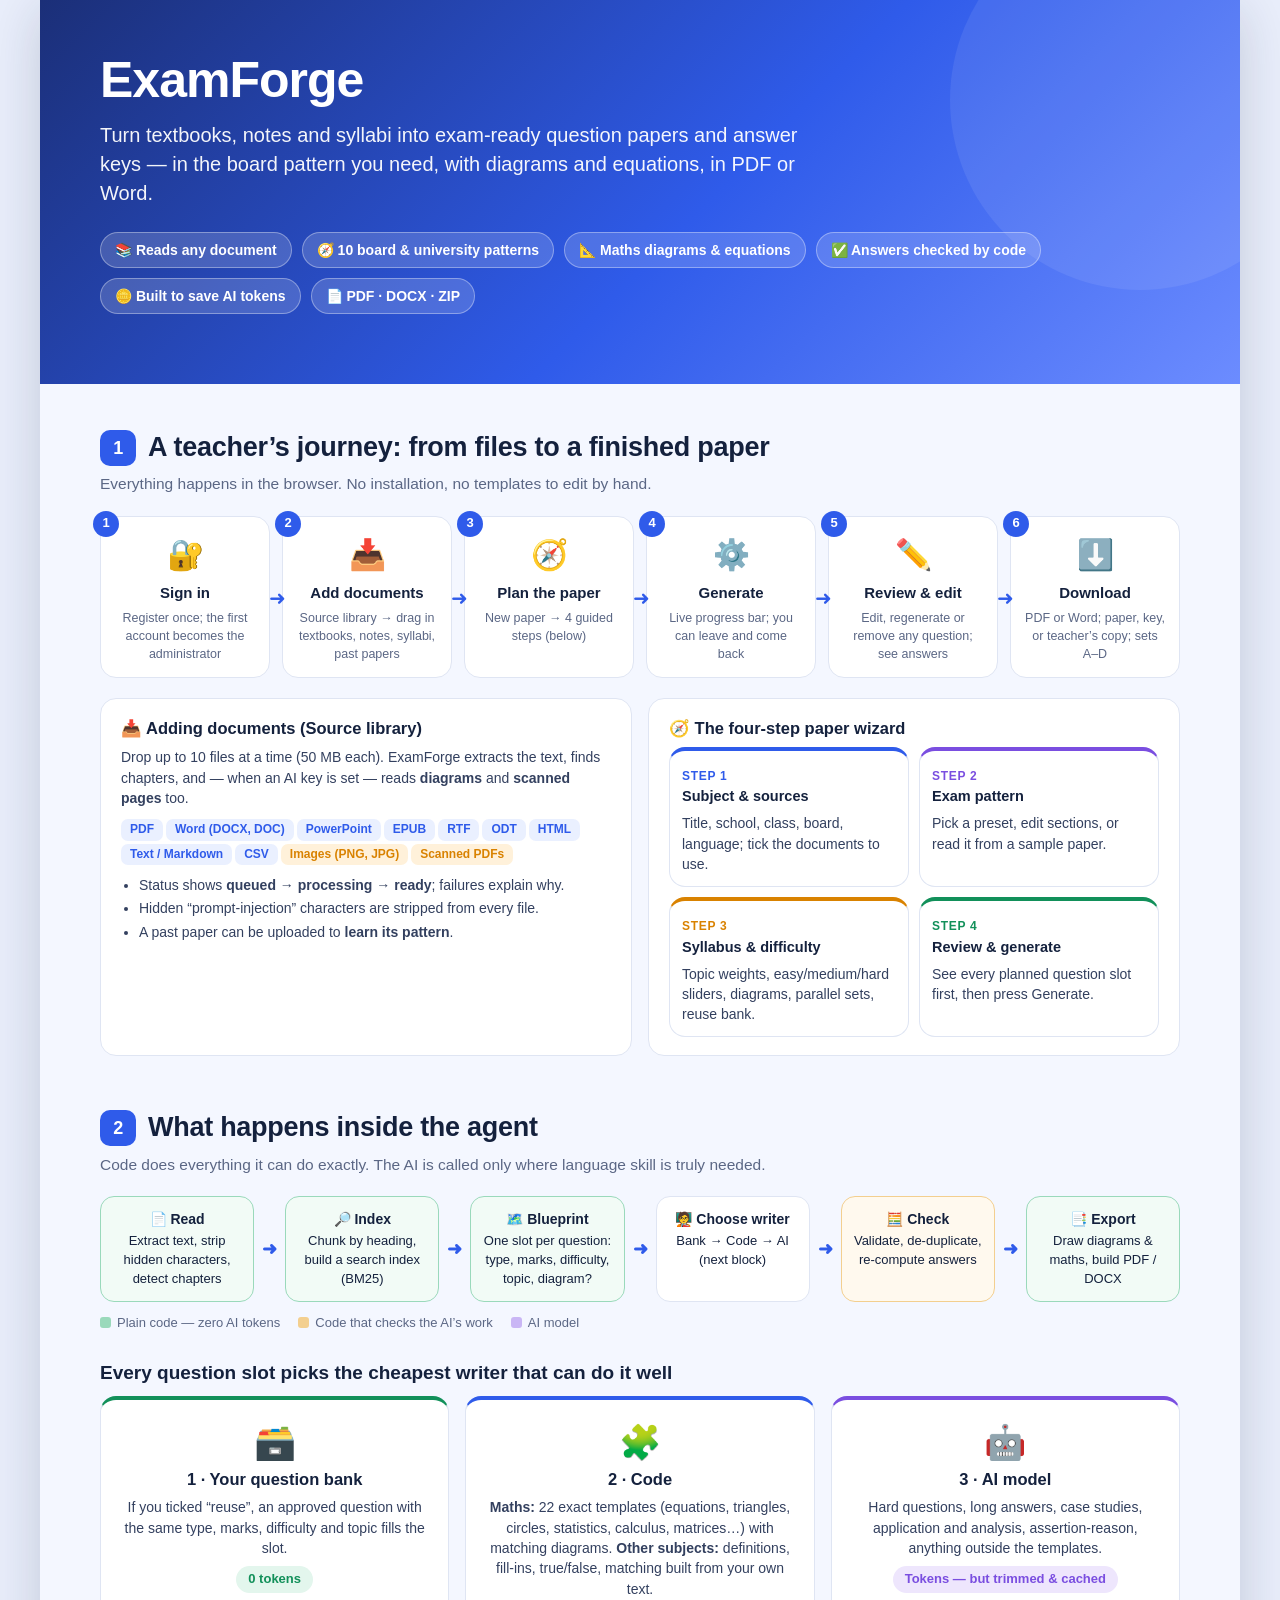
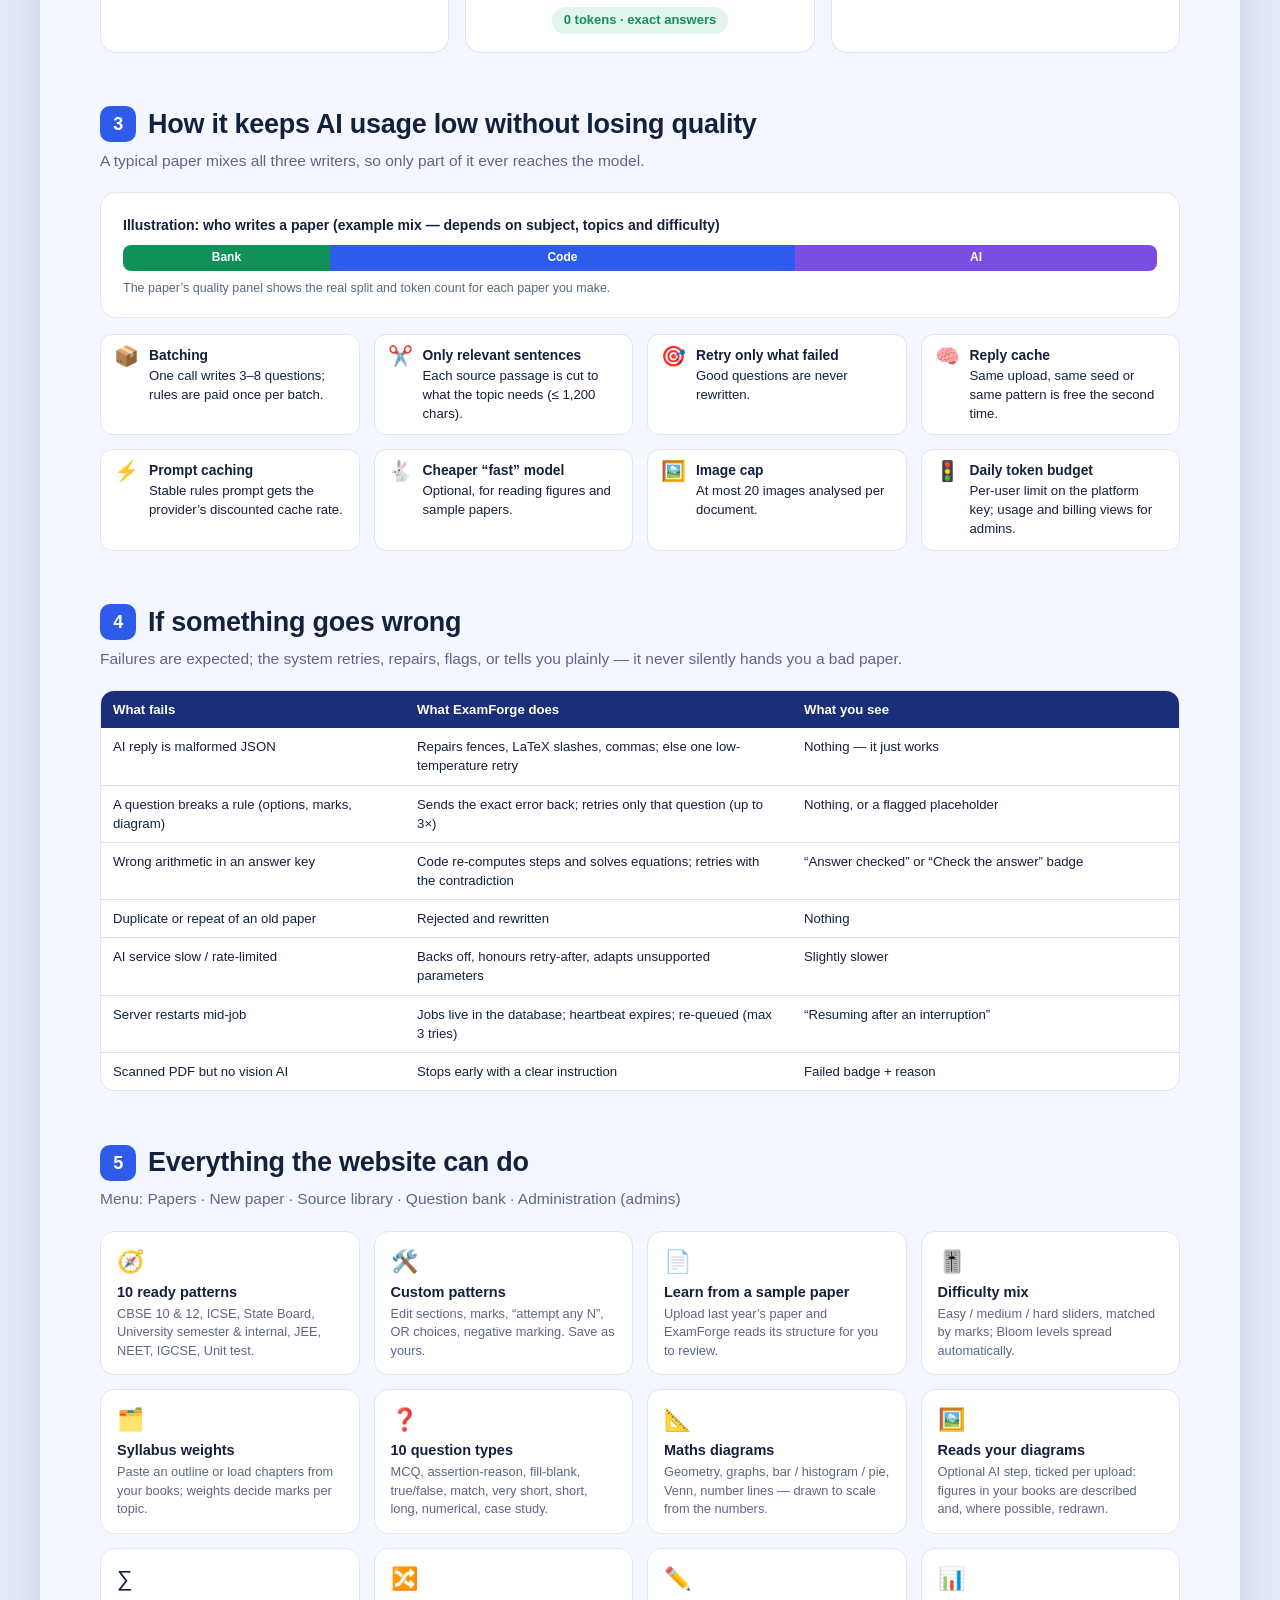
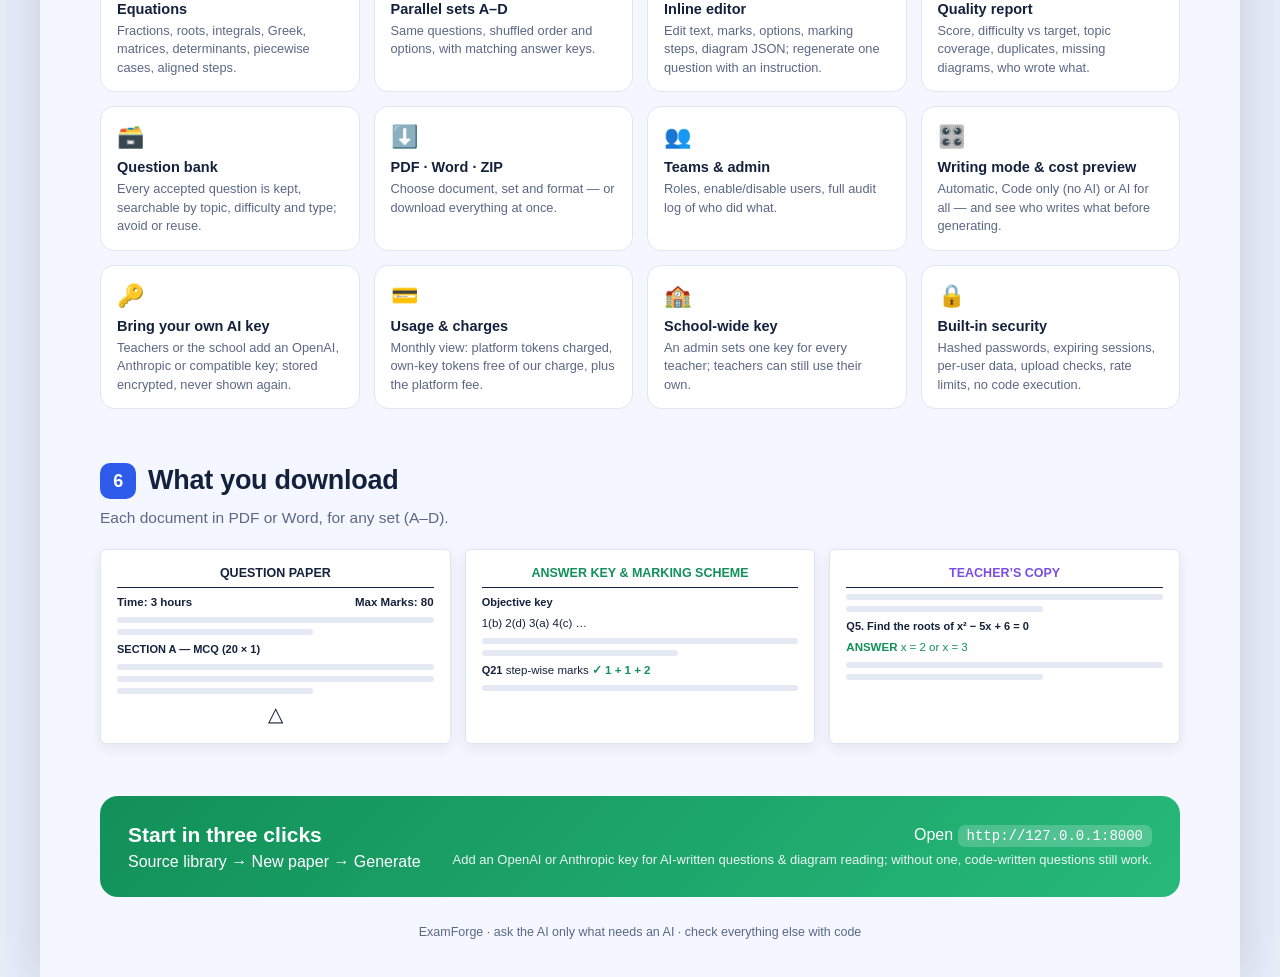
<file: app/static/infographic.html>
<!doctype html>
<html lang="en">
<head>
<meta charset="utf-8">
<meta name="viewport" content="width=device-width, initial-scale=1">
<title>ExamForge — how it works (infographic)</title>
<style>
  :root{--ink:#14213d;--muted:#5b6785;--line:#dfe5f3;--blue:#2f5bea;--blue2:#5b8cff;--green:#12905a;--amber:#d98200;--red:#d6455d;--violet:#7a4ee0;--bg:#f4f7ff}
  *{box-sizing:border-box;margin:0;padding:0}
  body{background:#e9eefb;font-family:-apple-system,BlinkMacSystemFont,"Segoe UI",Roboto,Helvetica,Arial,sans-serif;color:var(--ink);line-height:1.45}
  .poster{width:1200px;margin:0 auto;background:var(--bg);box-shadow:0 10px 50px rgba(20,33,61,.18)}
  .hero{background:linear-gradient(135deg,#1b2f78 0%,#2f5bea 55%,#6c8cff 100%);color:#fff;padding:54px 60px 70px;position:relative;overflow:hidden}
  .hero:after{content:"";position:absolute;right:-90px;top:-90px;width:380px;height:380px;border-radius:50%;background:rgba(255,255,255,.08)}
  .hero h1{font-size:50px;letter-spacing:-.02em;line-height:1.05}
  .hero p{font-size:20px;max-width:720px;margin-top:14px;opacity:.95}
  .pills{display:flex;gap:10px;flex-wrap:wrap;margin-top:24px}
  .pill{background:rgba(255,255,255,.16);border:1px solid rgba(255,255,255,.35);padding:7px 14px;border-radius:99px;font-size:14px;font-weight:600}
  section{padding:44px 60px 8px}
  h2{font-size:27px;letter-spacing:-.01em;display:flex;align-items:center;gap:12px}
  h2 .n{background:var(--blue);color:#fff;border-radius:10px;width:36px;height:36px;display:inline-grid;place-items:center;font-size:18px}
  .sub{color:var(--muted);margin:6px 0 20px;font-size:15.5px}
  .card{background:#fff;border:1px solid var(--line);border-radius:16px;padding:18px 20px}
  .row{display:flex;gap:16px}
  .journey{display:grid;grid-template-columns:repeat(6,1fr);gap:12px;position:relative}
  .step{background:#fff;border:1px solid var(--line);border-radius:16px;padding:16px 14px 14px;position:relative;text-align:center}
  .step:not(:last-child):after{content:"➜";position:absolute;right:-17px;top:42%;color:var(--blue);font-size:20px;z-index:2}
  .step .ic{font-size:30px}
  .step b{display:block;margin-top:6px;font-size:15px}
  .step span{display:block;color:var(--muted);font-size:12.5px;margin-top:5px}
  .step .no{position:absolute;top:-11px;left:-8px;background:var(--blue);color:#fff;width:26px;height:26px;border-radius:50%;font-size:13px;font-weight:700;display:grid;place-items:center}
  .grid2{display:grid;grid-template-columns:1fr 1fr;gap:16px}
  .grid3{display:grid;grid-template-columns:repeat(3,1fr);gap:16px}
  .grid4{display:grid;grid-template-columns:repeat(4,1fr);gap:14px}
  .tag{display:inline-block;background:#eaf0ff;color:var(--blue);border-radius:7px;padding:2px 9px;font-size:12px;font-weight:700;margin:3px 3px 0 0}
  .tag.g{background:#e3f6ed;color:var(--green)} .tag.a{background:#fff1da;color:var(--amber)} .tag.v{background:#eee6fd;color:var(--violet)} .tag.r{background:#fde6ea;color:var(--red)}
  h3{font-size:16.5px;margin-bottom:6px}
  .card p,.card li{font-size:14px;color:#33405f}
  ul{padding-left:18px} li{margin:3px 0}
  .wiz{display:grid;grid-template-columns:repeat(4,1fr);gap:12px;margin-top:6px}
  .wiz .card{border-top:4px solid var(--blue)}
  .wiz .card:nth-child(2){border-top-color:var(--violet)} .wiz .card:nth-child(3){border-top-color:var(--amber)} .wiz .card:nth-child(4){border-top-color:var(--green)}
  .wiz small{color:var(--blue);font-weight:700;font-size:12px;letter-spacing:.06em}
  /* pipeline */
  .pipe{display:flex;align-items:stretch;gap:8px}
  .node{flex:1;background:#fff;border:1.5px solid var(--line);border-radius:14px;padding:12px 10px;text-align:center;font-size:13px}
  .node b{display:block;font-size:14px;margin-bottom:3px}
  .node.code{border-color:#9ad9bb;background:#f2fbf6} .node.ai{border-color:#c9b6f5;background:#f8f4ff} .node.chk{border-color:#f3cf8f;background:#fff9ee}
  .arrow{align-self:center;color:var(--blue);font-weight:700;font-size:18px}
  .legend{display:flex;gap:18px;font-size:13px;color:var(--muted);margin:12px 0 0}
  .dot{display:inline-block;width:11px;height:11px;border-radius:3px;margin-right:6px;vertical-align:-1px}
  /* writers */
  .writer{text-align:center}
  .writer .big{font-size:34px}
  .writer .cost{display:inline-block;margin-top:8px;border-radius:99px;padding:4px 12px;font-weight:700;font-size:13px}
  .cost.z{background:#e3f6ed;color:var(--green)} .cost.t{background:#eee6fd;color:var(--violet)}
  .meter{background:#fff;border:1px solid var(--line);border-radius:16px;padding:20px 22px}
  .bar{height:26px;border-radius:8px;display:flex;overflow:hidden;font-size:12px;font-weight:700;color:#fff;margin:8px 0}
  .bar i{display:grid;place-items:center;font-style:normal}
  .saver{display:flex;gap:10px;align-items:flex-start;background:#fff;border:1px solid var(--line);border-radius:12px;padding:11px 13px;font-size:13.2px}
  .saver b{display:block;font-size:13.8px} .saver .e{font-size:20px;line-height:1}
  /* failure */
  .fail{display:grid;grid-template-columns:1.1fr 1.4fr 1.4fr;gap:0;border:1px solid var(--line);border-radius:14px;overflow:hidden;background:#fff;font-size:13.2px}
  .fail div{padding:9px 12px;border-bottom:1px solid var(--line)}
  .fail .h{background:#1b2f78;color:#fff;font-weight:700;border:0}
  .fail div:nth-last-child(-n+3){border-bottom:0}
  .feat{background:#fff;border:1px solid var(--line);border-radius:14px;padding:14px 16px}
  .feat .ic{font-size:22px} .feat b{display:block;margin:4px 0 2px;font-size:14.5px} .feat p{font-size:12.8px;color:var(--muted)}
  .docs{display:grid;grid-template-columns:repeat(3,1fr);gap:14px}
  .paper{background:#fff;border:1px solid var(--line);border-radius:6px;padding:14px 16px;box-shadow:0 5px 14px rgba(20,33,61,.08);font-size:11.5px;min-height:170px}
  .paper h4{text-align:center;font-size:12.5px;border-bottom:1.5px solid var(--ink);padding-bottom:5px;margin-bottom:6px}
  .paper .l{height:6px;background:#e5e9f4;border-radius:3px;margin:6px 0} .paper .l.s{width:62%}
  .paper .ok{color:var(--green);font-weight:700}
  .cta{margin:44px 60px 0;background:linear-gradient(135deg,#12905a,#27b97a);color:#fff;border-radius:18px;padding:24px 28px;display:flex;justify-content:space-between;align-items:center;gap:20px}
  .cta b{font-size:21px} .cta code{background:rgba(255,255,255,.2);padding:3px 9px;border-radius:7px;font-size:14px}
  footer{padding:26px 60px 36px;color:var(--muted);font-size:12.5px;text-align:center}
  @media print{body{background:#fff}.poster{box-shadow:none}}
</style>
</head>
<body>
<div class="poster">

<!-- ================= HERO ================= -->
<div class="hero">
  <h1>ExamForge</h1>
  <p>Turn textbooks, notes and syllabi into exam-ready question papers and answer keys — in the board pattern you need, with diagrams and equations, in PDF or Word.</p>
  <div class="pills">
    <span class="pill">📚 Reads any document</span><span class="pill">🧭 10 board &amp; university patterns</span>
    <span class="pill">📐 Maths diagrams &amp; equations</span><span class="pill">✅ Answers checked by code</span>
    <span class="pill">🪙 Built to save AI tokens</span><span class="pill">📄 PDF · DOCX · ZIP</span>
  </div>
</div>

<!-- ================= 1. USER JOURNEY ================= -->
<section>
  <h2><span class="n">1</span>A teacher’s journey: from files to a finished paper</h2>
  <p class="sub">Everything happens in the browser. No installation, no templates to edit by hand.</p>
  <div class="journey">
    <div class="step"><span class="no">1</span><div class="ic">🔐</div><b>Sign in</b><span>Register once; the first account becomes the administrator</span></div>
    <div class="step"><span class="no">2</span><div class="ic">📥</div><b>Add documents</b><span>Source library → drag in textbooks, notes, syllabi, past papers</span></div>
    <div class="step"><span class="no">3</span><div class="ic">🧭</div><b>Plan the paper</b><span>New paper → 4 guided steps (below)</span></div>
    <div class="step"><span class="no">4</span><div class="ic">⚙️</div><b>Generate</b><span>Live progress bar; you can leave and come back</span></div>
    <div class="step"><span class="no">5</span><div class="ic">✏️</div><b>Review &amp; edit</b><span>Edit, regenerate or remove any question; see answers</span></div>
    <div class="step"><span class="no">6</span><div class="ic">⬇️</div><b>Download</b><span>PDF or Word; paper, key, or teacher’s copy; sets A–D</span></div>
  </div>

  <div class="grid2" style="margin-top:20px">
    <div class="card">
      <h3>📥 Adding documents (Source library)</h3>
      <p>Drop up to 10 files at a time (50 MB each). ExamForge extracts the text, finds chapters, and — when an AI key is set — reads <b>diagrams</b> and <b>scanned pages</b> too.</p>
      <div style="margin-top:8px">
        <span class="tag">PDF</span><span class="tag">Word (DOCX, DOC)</span><span class="tag">PowerPoint</span><span class="tag">EPUB</span><span class="tag">RTF</span><span class="tag">ODT</span><span class="tag">HTML</span><span class="tag">Text / Markdown</span><span class="tag">CSV</span><span class="tag a">Images (PNG, JPG)</span><span class="tag a">Scanned PDFs</span>
      </div>
      <ul style="margin-top:10px">
        <li>Status shows <b>queued → processing → ready</b>; failures explain why.</li>
        <li>Hidden “prompt-injection” characters are stripped from every file.</li>
        <li>A past paper can be uploaded to <b>learn its pattern</b>.</li>
      </ul>
    </div>
    <div class="card">
      <h3>🧭 The four-step paper wizard</h3>
      <div class="wiz" style="grid-template-columns:1fr 1fr;gap:10px;margin-top:4px">
        <div class="card" style="padding:12px"><small>STEP 1</small><h3 style="font-size:14.5px">Subject &amp; sources</h3><p>Title, school, class, board, language; tick the documents to use.</p></div>
        <div class="card" style="padding:12px;border-top-color:var(--violet)"><small style="color:var(--violet)">STEP 2</small><h3 style="font-size:14.5px">Exam pattern</h3><p>Pick a preset, edit sections, or read it from a sample paper.</p></div>
        <div class="card" style="padding:12px;border-top-color:var(--amber)"><small style="color:var(--amber)">STEP 3</small><h3 style="font-size:14.5px">Syllabus &amp; difficulty</h3><p>Topic weights, easy/medium/hard sliders, diagrams, parallel sets, reuse bank.</p></div>
        <div class="card" style="padding:12px;border-top-color:var(--green)"><small style="color:var(--green)">STEP 4</small><h3 style="font-size:14.5px">Review &amp; generate</h3><p>See every planned question slot first, then press Generate.</p></div>
      </div>
    </div>
  </div>
</section>

<!-- ================= 2. INSIDE ================= -->
<section>
  <h2><span class="n">2</span>What happens inside the agent</h2>
  <p class="sub">Code does everything it can do exactly. The AI is called only where language skill is truly needed.</p>
  <div class="pipe">
    <div class="node code"><b>📄 Read</b>Extract text, strip hidden characters, detect chapters</div><span class="arrow">➜</span>
    <div class="node code"><b>🔎 Index</b>Chunk by heading, build a search index (BM25)</div><span class="arrow">➜</span>
    <div class="node code"><b>🗺️ Blueprint</b>One slot per question: type, marks, difficulty, topic, diagram?</div><span class="arrow">➜</span>
    <div class="node"><b>🧑‍🏫 Choose writer</b>Bank → Code → AI (next block)</div><span class="arrow">➜</span>
    <div class="node chk"><b>🧮 Check</b>Validate, de-duplicate, re-compute answers</div><span class="arrow">➜</span>
    <div class="node code"><b>📑 Export</b>Draw diagrams &amp; maths, build PDF / DOCX</div>
  </div>
  <div class="legend"><span><i class="dot" style="background:#9ad9bb"></i>Plain code — zero AI tokens</span><span><i class="dot" style="background:#f3cf8f"></i>Code that checks the AI’s work</span><span><i class="dot" style="background:#c9b6f5"></i>AI model</span></div>

  <h3 style="margin:26px 0 10px;font-size:19px">Every question slot picks the cheapest writer that can do it well</h3>
  <div class="grid3">
    <div class="card writer" style="border-top:4px solid #12905a">
      <div class="big">🗃️</div><h3>1 · Your question bank</h3>
      <p>If you ticked “reuse”, an approved question with the same type, marks, difficulty and topic fills the slot.</p>
      <span class="cost z">0 tokens</span>
    </div>
    <div class="card writer" style="border-top:4px solid #2f5bea">
      <div class="big">🧩</div><h3>2 · Code</h3>
      <p><b>Maths:</b> 22 exact templates (equations, triangles, circles, statistics, calculus, matrices…) with matching diagrams. <b>Other subjects:</b> definitions, fill-ins, true/false, matching built from your own text.</p>
      <span class="cost z">0 tokens · exact answers</span>
    </div>
    <div class="card writer" style="border-top:4px solid #7a4ee0">
      <div class="big">🤖</div><h3>3 · AI model</h3>
      <p>Hard questions, long answers, case studies, application and analysis, assertion-reason, anything outside the templates.</p>
      <span class="cost t">Tokens — but trimmed &amp; cached</span>
    </div>
  </div>
</section>

<!-- ================= 3. TOKENS ================= -->
<section>
  <h2><span class="n">3</span>How it keeps AI usage low without losing quality</h2>
  <p class="sub">A typical paper mixes all three writers, so only part of it ever reaches the model.</p>
  <div class="meter">
    <b style="font-size:14px">Illustration: who writes a paper (example mix — depends on subject, topics and difficulty)</b>
    <div class="bar"><i style="width:20%;background:#12905a">Bank</i><i style="width:45%;background:#2f5bea">Code</i><i style="width:35%;background:#7a4ee0">AI</i></div>
    <div style="font-size:12.5px;color:var(--muted)">The paper’s quality panel shows the real split and token count for each paper you make.</div>
  </div>
  <div class="grid4" style="margin-top:16px">
    <div class="saver"><span class="e">📦</span><div><b>Batching</b>One call writes 3–8 questions; rules are paid once per batch.</div></div>
    <div class="saver"><span class="e">✂️</span><div><b>Only relevant sentences</b>Each source passage is cut to what the topic needs (≤ 1,200 chars).</div></div>
    <div class="saver"><span class="e">🎯</span><div><b>Retry only what failed</b>Good questions are never rewritten.</div></div>
    <div class="saver"><span class="e">🧠</span><div><b>Reply cache</b>Same upload, same seed or same pattern is free the second time.</div></div>
    <div class="saver"><span class="e">⚡</span><div><b>Prompt caching</b>Stable rules prompt gets the provider’s discounted cache rate.</div></div>
    <div class="saver"><span class="e">🐇</span><div><b>Cheaper “fast” model</b>Optional, for reading figures and sample papers.</div></div>
    <div class="saver"><span class="e">🖼️</span><div><b>Image cap</b>At most 20 images analysed per document.</div></div>
    <div class="saver"><span class="e">🚦</span><div><b>Daily token budget</b>Per-user limit on the platform key; usage and billing views for admins.</div></div>
  </div>
</section>

<!-- ================= 4. SAFETY ================= -->
<section>
  <h2><span class="n">4</span>If something goes wrong</h2>
  <p class="sub">Failures are expected; the system retries, repairs, flags, or tells you plainly — it never silently hands you a bad paper.</p>
  <div class="fail">
    <div class="h">What fails</div><div class="h">What ExamForge does</div><div class="h">What you see</div>
    <div>AI reply is malformed JSON</div><div>Repairs fences, LaTeX slashes, commas; else one low-temperature retry</div><div>Nothing — it just works</div>
    <div>A question breaks a rule (options, marks, diagram)</div><div>Sends the exact error back; retries only that question (up to 3×)</div><div>Nothing, or a flagged placeholder</div>
    <div>Wrong arithmetic in an answer key</div><div>Code re-computes steps and solves equations; retries with the contradiction</div><div>“Answer checked” or “Check the answer” badge</div>
    <div>Duplicate or repeat of an old paper</div><div>Rejected and rewritten</div><div>Nothing</div>
    <div>AI service slow / rate-limited</div><div>Backs off, honours retry-after, adapts unsupported parameters</div><div>Slightly slower</div>
    <div>Server restarts mid-job</div><div>Jobs live in the database; heartbeat expires; re-queued (max 3 tries)</div><div>“Resuming after an interruption”</div>
    <div>Scanned PDF but no vision AI</div><div>Stops early with a clear instruction</div><div>Failed badge + reason</div>
  </div>
</section>

<!-- ================= 5. FEATURES ================= -->
<section>
  <h2><span class="n">5</span>Everything the website can do</h2>
  <p class="sub">Menu: Papers · New paper · Source library · Question bank · Administration (admins)</p>
  <div class="grid4">
    <div class="feat"><div class="ic">🧭</div><b>10 ready patterns</b><p>CBSE 10 &amp; 12, ICSE, State Board, University semester &amp; internal, JEE, NEET, IGCSE, Unit test.</p></div>
    <div class="feat"><div class="ic">🛠️</div><b>Custom patterns</b><p>Edit sections, marks, “attempt any N”, OR choices, negative marking. Save as yours.</p></div>
    <div class="feat"><div class="ic">📄</div><b>Learn from a sample paper</b><p>Upload last year’s paper and ExamForge reads its structure for you to review.</p></div>
    <div class="feat"><div class="ic">🎚️</div><b>Difficulty mix</b><p>Easy / medium / hard sliders, matched by marks; Bloom levels spread automatically.</p></div>
    <div class="feat"><div class="ic">🗂️</div><b>Syllabus weights</b><p>Paste an outline or load chapters from your books; weights decide marks per topic.</p></div>
    <div class="feat"><div class="ic">❓</div><b>10 question types</b><p>MCQ, assertion-reason, fill-blank, true/false, match, very short, short, long, numerical, case study.</p></div>
    <div class="feat"><div class="ic">📐</div><b>Maths diagrams</b><p>Geometry, graphs, bar / histogram / pie, Venn, number lines — drawn to scale from the numbers.</p></div>
    <div class="feat"><div class="ic">🖼️</div><b>Reads your diagrams</b><p>Optional AI step, ticked per upload: figures in your books are described and, where possible, redrawn.</p></div>
    <div class="feat"><div class="ic">∑</div><b>Equations</b><p>Fractions, roots, integrals, Greek, matrices, determinants, piecewise cases, aligned steps.</p></div>
    <div class="feat"><div class="ic">🔀</div><b>Parallel sets A–D</b><p>Same questions, shuffled order and options, with matching answer keys.</p></div>
    <div class="feat"><div class="ic">✏️</div><b>Inline editor</b><p>Edit text, marks, options, marking steps, diagram JSON; regenerate one question with an instruction.</p></div>
    <div class="feat"><div class="ic">📊</div><b>Quality report</b><p>Score, difficulty vs target, topic coverage, duplicates, missing diagrams, who wrote what.</p></div>
    <div class="feat"><div class="ic">🗃️</div><b>Question bank</b><p>Every accepted question is kept, searchable by topic, difficulty and type; avoid or reuse.</p></div>
    <div class="feat"><div class="ic">⬇️</div><b>PDF · Word · ZIP</b><p>Choose document, set and format — or download everything at once.</p></div>
    <div class="feat"><div class="ic">👥</div><b>Teams &amp; admin</b><p>Roles, enable/disable users, full audit log of who did what.</p></div>
    <div class="feat"><div class="ic">🎛️</div><b>Writing mode &amp; cost preview</b><p>Automatic, Code only (no AI) or AI for all — and see who writes what before generating.</p></div>
    <div class="feat"><div class="ic">🔑</div><b>Bring your own AI key</b><p>Teachers or the school add an OpenAI, Anthropic or compatible key; stored encrypted, never shown again.</p></div>
    <div class="feat"><div class="ic">💳</div><b>Usage &amp; charges</b><p>Monthly view: platform tokens charged, own-key tokens free of our charge, plus the platform fee.</p></div>
    <div class="feat"><div class="ic">🏫</div><b>School-wide key</b><p>An admin sets one key for every teacher; teachers can still use their own.</p></div>
    <div class="feat"><div class="ic">🔒</div><b>Built-in security</b><p>Hashed passwords, expiring sessions, per-user data, upload checks, rate limits, no code execution.</p></div>
  </div>
</section>

<!-- ================= 6. OUTPUTS ================= -->
<section>
  <h2><span class="n">6</span>What you download</h2>
  <p class="sub">Each document in PDF or Word, for any set (A–D).</p>
  <div class="docs">
    <div class="paper"><h4>QUESTION PAPER</h4><div style="display:flex;justify-content:space-between;font-weight:700"><span>Time: 3 hours</span><span>Max Marks: 80</span></div><div class="l"></div><div class="l s"></div>
      <b style="font-size:11px">SECTION A — MCQ  (20 × 1)</b><div class="l"></div><div class="l"></div><div class="l s"></div><div style="text-align:center;font-size:20px">△</div></div>
    <div class="paper"><h4 style="color:#12905a">ANSWER KEY &amp; MARKING SCHEME</h4><b style="font-size:11px">Objective key</b><div style="margin:4px 0">1(b) 2(d) 3(a) 4(c) …</div>
      <div class="l"></div><div class="l s"></div><b style="font-size:11px">Q21</b> step-wise marks <span class="ok">✓ 1 + 1 + 2</span><div class="l"></div></div>
    <div class="paper"><h4 style="color:#7a4ee0">TEACHER’S COPY</h4><div class="l"></div><div class="l s"></div><b style="font-size:11px">Q5. Find the roots of x² − 5x + 6 = 0</b>
      <div style="color:#12905a;margin-top:4px"><b>ANSWER</b> x = 2 or x = 3</div><div class="l"></div><div class="l s"></div></div>
  </div>
</section>

<div class="cta">
  <div><b>Start in three clicks</b><br>Source library → New paper → Generate</div>
  <div style="text-align:right">Open <code>http://127.0.0.1:8000</code><br><span style="font-size:13px;opacity:.9">Add an OpenAI or Anthropic key for AI-written questions &amp; diagram reading; without one, code-written questions still work.</span></div>
</div>
<footer>ExamForge · ask the AI only what needs an AI · check everything else with code</footer>
</div>
</body>
</html>
</file>
